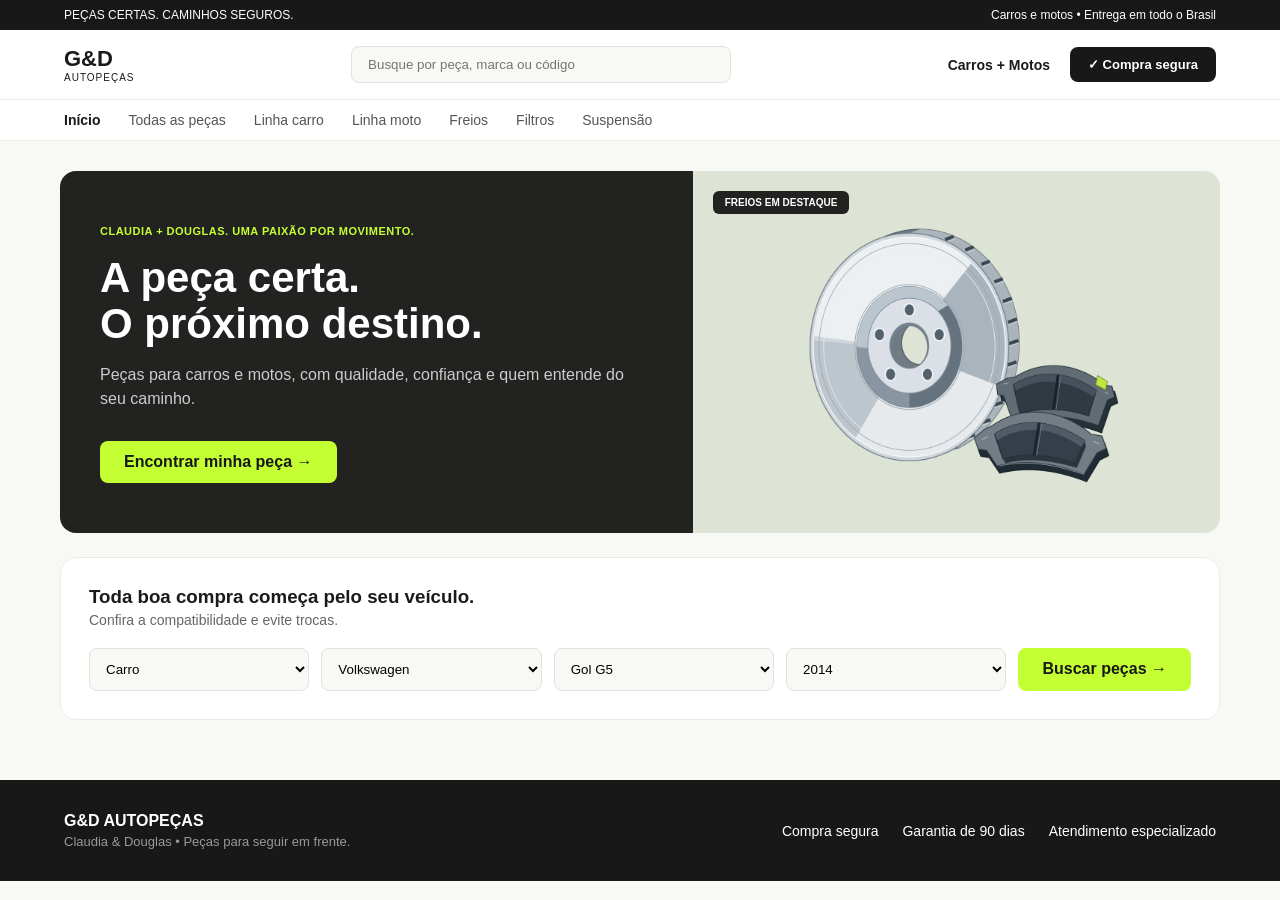
<file: index.html>
<!DOCTYPE html>
<html lang="pt-BR">
<head>
    <meta charset="UTF-8">
    <meta name="viewport" content="width=device-width, initial-scale=1.0">
    <title>G&D Autopeças - Início</title>
    <link rel="stylesheet" href="assets/css/style.css">
</head>
<body>
    <!-- Faixa Superior -->
    <div class="top-bar">
        <span>PEÇAS CERTAS. CAMINHOS SEGUROS.</span>
        <span>Carros e motos • Entrega em todo o Brasil</span>
    </div>

    <!-- Cabeçalho -->
    <header class="header">
        <div class="logo">G&D <span>AUTOPEÇAS</span></div>
        <div class="search-bar">
            <input type="text" placeholder="Busque por peça, marca ou código">
        </div>
        <div class="header-actions">
            <span>Carros + Motos</span>
            <a href="checkout.html" class="btn-dark">✓ Compra segura</a>
        </div>
    </header>

    <!-- Menu de Navegação -->
    <nav class="navbar">
        <a href="index.html" class="active">Início</a>
        <a href="catalogo.html">Todas as peças</a>
        <a href="catalogo.html">Linha carro</a>
        <a href="catalogo.html">Linha moto</a>
        <a href="catalogo.html">Freios</a>
        <a href="catalogo.html">Filtros</a>
        <a href="catalogo.html">Suspensão</a>
    </nav>

    <!-- Conteúdo Principal -->
    <main class="container">
        <!-- Banner Hero -->
        <section class="hero-card">
            <div class="hero-content">
                <span class="hero-tag">CLAUDIA + DOUGLAS. UMA PAIXÃO POR MOVIMENTO.</span>
                <h1>A peça certa.<br>O próximo destino.</h1>
                <p>Peças para carros e motos, com qualidade, confiança e quem entende do seu caminho.</p>
                <a href="catalogo.html" class="btn-lime">Encontrar minha peça →</a>
            </div>
            <div class="hero-visual">
                <span class="badge-dark">FREIOS EM DESTAQUE</span>
                <img src="assets/img/disco-freio.png" alt="Kit de freios G&D">
            </div>
        </section>

        <!-- Filtro de Compatibilidade -->
        <section class="vehicle-filter">
            <h3>Toda boa compra começa pelo seu veículo.</h3>
            <p>Confira a compatibilidade e evite trocas.</p>
            <div class="filter-controls">
                <select><option>Carro</option><option>Moto</option></select>
                <select><option>Volkswagen</option></select>
                <select><option>Gol G5</option></select>
                <select><option>2014</option></select>
                <a href="catalogo.html" class="btn-lime">Buscar peças →</a>
            </div>
        </section>
    </main>

    <!-- Rodapé -->
    <footer class="footer">
        <div>
            <strong>G&D AUTOPEÇAS</strong>
            <p>Claudia & Douglas • Peças para seguir em frente.</p>
        </div>
        <div class="footer-links">
            <span>Compra segura</span>
            <span>Garantia de 90 dias</span>
            <span>Atendimento especializado</span>
        </div>
    </footer>
</body>
</html>
</file>
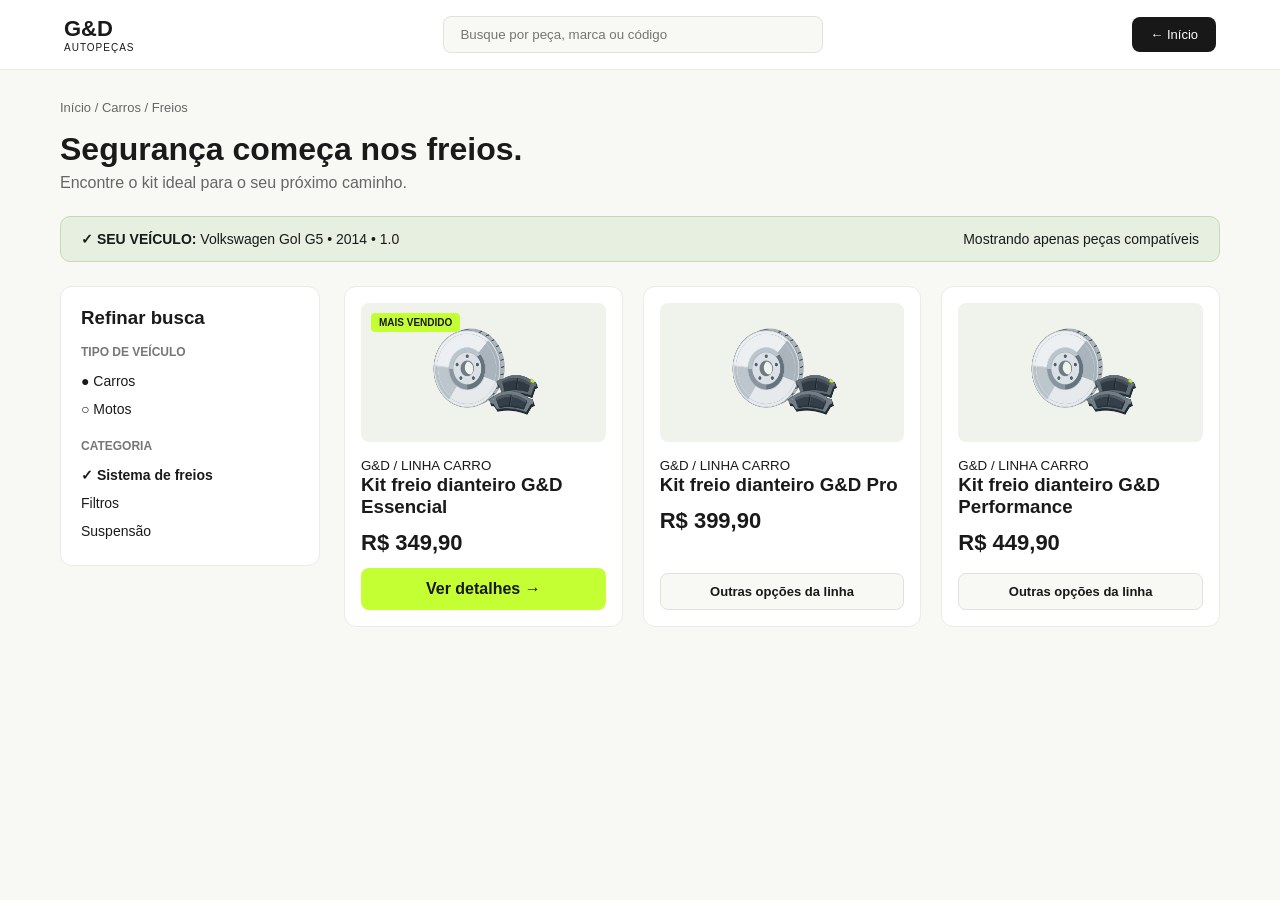
<file: catalogo.html>
<!DOCTYPE html>
<html lang="pt-BR">
<head>
    <meta charset="UTF-8">
    <title>G&D Autopeças - Catálogo</title>
    <link rel="stylesheet" href="assets/css/style.css">
</head>
<body>
    <header class="header">
        <div class="logo">G&D <span>AUTOPEÇAS</span></div>
        <div class="search-bar"><input type="text" placeholder="Busque por peça, marca ou código"></div>
        <a href="index.html" class="btn-dark">← Início</a>
    </header>

    <main class="container">
        <div class="breadcrumb">Início / Carros / Freios</div>
        <h1 class="page-title">Segurança começa nos freios.</h1>
        <p class="page-subtitle">Encontre o kit ideal para o seu próximo caminho.</p>

        <div class="vehicle-banner">
            <span><strong>✓ SEU VEÍCULO:</strong> Volkswagen Gol G5 • 2014 • 1.0</span>
            <span>Mostrando apenas peças compatíveis</span>
        </div>

        <div class="catalog-layout">
            <aside class="sidebar-filter">
                <h3>Refinar busca</h3>
                <h4>Tipo de Veículo</h4>
                <ul><li>● Carros</li><li>○ Motos</li></ul>
                <h4>Categoria</h4>
                <ul><li><strong>✓ Sistema de freios</strong></li><li>Filtros</li><li>Suspensão</li></ul>
            </aside>

            <section class="products-grid">
                <div class="product-card">
                    <div>
                        <div class="product-img-box">
                            <span class="tag-badge">MAIS VENDIDO</span>
                            <img src="assets/img/disco-freio.png" alt="Kit Essencial">
                        </div>
                        <small>G&D / LINHA CARRO</small>
                        <h3>Kit freio dianteiro G&D Essencial</h3>
                        <p class="price">R$ 349,90</p>
                    </div>
                    <a href="produto.html" class="btn-lime" style="text-align:center;">Ver detalhes →</a>
                </div>

                <div class="product-card">
                    <div>
                        <div class="product-img-box"><img src="assets/img/disco-freio.png" alt="Kit Pro"></div>
                        <small>G&D / LINHA CARRO</small>
                        <h3>Kit freio dianteiro G&D Pro</h3>
                        <p class="price">R$ 399,90</p>
                    </div>
                    <a href="produto.html" class="btn-outline">Outras opções da linha</a>
                </div>

                <div class="product-card">
                    <div>
                        <div class="product-img-box"><img src="assets/img/disco-freio.png" alt="Kit Performance"></div>
                        <small>G&D / LINHA CARRO</small>
                        <h3>Kit freio dianteiro G&D Performance</h3>
                        <p class="price">R$ 449,90</p>
                    </div>
                    <a href="produto.html" class="btn-outline">Outras opções da linha</a>
                </div>
            </section>
        </div>
    </main>
</body>
</html>
</file>
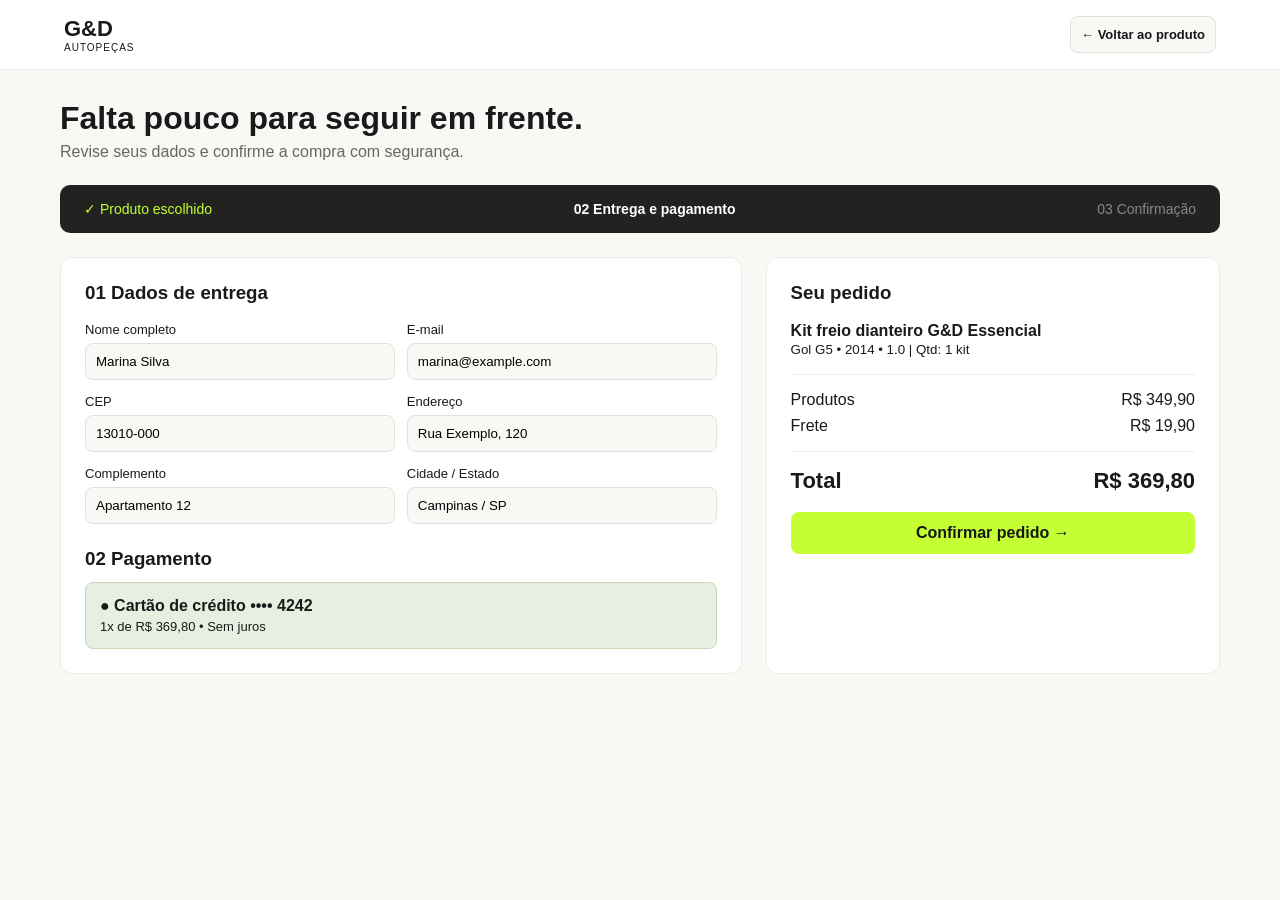
<file: checkout.html>
<!DOCTYPE html>
<html lang="pt-BR">
<head>
    <meta charset="UTF-8">
    <title>G&D Autopeças - Finalizar Compra</title>
    <link rel="stylesheet" href="assets/css/style.css">
</head>
<body>
    <header class="header">
        <div class="logo">G&D <span>AUTOPEÇAS</span></div>
        <a href="produto.html" class="btn-outline">← Voltar ao produto</a>
    </header>

    <main class="container">
        <h1 class="page-title">Falta pouco para seguir em frente.</h1>
        <p class="page-subtitle">Revise seus dados e confirme a compra com segurança.</p>

        <div class="checkout-steps">
            <span style="color:#C4FF33;">✓ Produto escolhido</span>
            <span><strong>02 Entrega e pagamento</strong></span>
            <span style="color:#888;">03 Confirmação</span>
        </div>

        <div class="checkout-grid">
            <div class="card-box">
                <h3>01 Dados de entrega</h3><br>
                <div class="form-row">
                    <div class="form-group"><label>Nome completo</label><input type="text" value="Marina Silva"></div>
                    <div class="form-group"><label>E-mail</label><input type="email" value="marina@example.com"></div>
                </div>
                <div class="form-row">
                    <div class="form-group"><label>CEP</label><input type="text" value="13010-000"></div>
                    <div class="form-group"><label>Endereço</label><input type="text" value="Rua Exemplo, 120"></div>
                </div>
                <div class="form-row">
                    <div class="form-group"><label>Complemento</label><input type="text" value="Apartamento 12"></div>
                    <div class="form-group"><label>Cidade / Estado</label><input type="text" value="Campinas / SP"></div>
                </div>

                <h3 style="margin-top:24px;">02 Pagamento</h3>
                <div class="payment-option">
                    <strong>● Cartão de crédito •••• 4242</strong>
                    <p style="font-size:13px; margin-top:4px;">1x de R$ 369,80 • Sem juros</p>
                </div>
            </div>

            <div class="card-box">
                <h3>Seu pedido</h3><br>
                <p><strong>Kit freio dianteiro G&D Essencial</strong></p>
                <small>Gol G5 • 2014 • 1.0 | Qtd: 1 kit</small>
                <hr style="margin: 16px 0; border: 0; border-top: 1px solid #EEE;">
                <p style="display:flex; justify-content:space-between;"><span>Produtos</span><span>R$ 349,90</span></p>
                <p style="display:flex; justify-content:space-between; margin: 8px 0;"><span>Frete</span><span>R$ 19,90</span></p>
                <hr style="margin: 16px 0; border: 0; border-top: 1px solid #EEE;">
                <p style="display:flex; justify-content:space-between; font-size:22px; font-weight:800;"><span>Total</span><span>R$ 369,80</span></p><br>
                <a href="sucesso.html" class="btn-lime" style="width:100%; text-align:center;">Confirmar pedido →</a>
            </div>
        </div>
    </main>
</body>
</html>
</file>
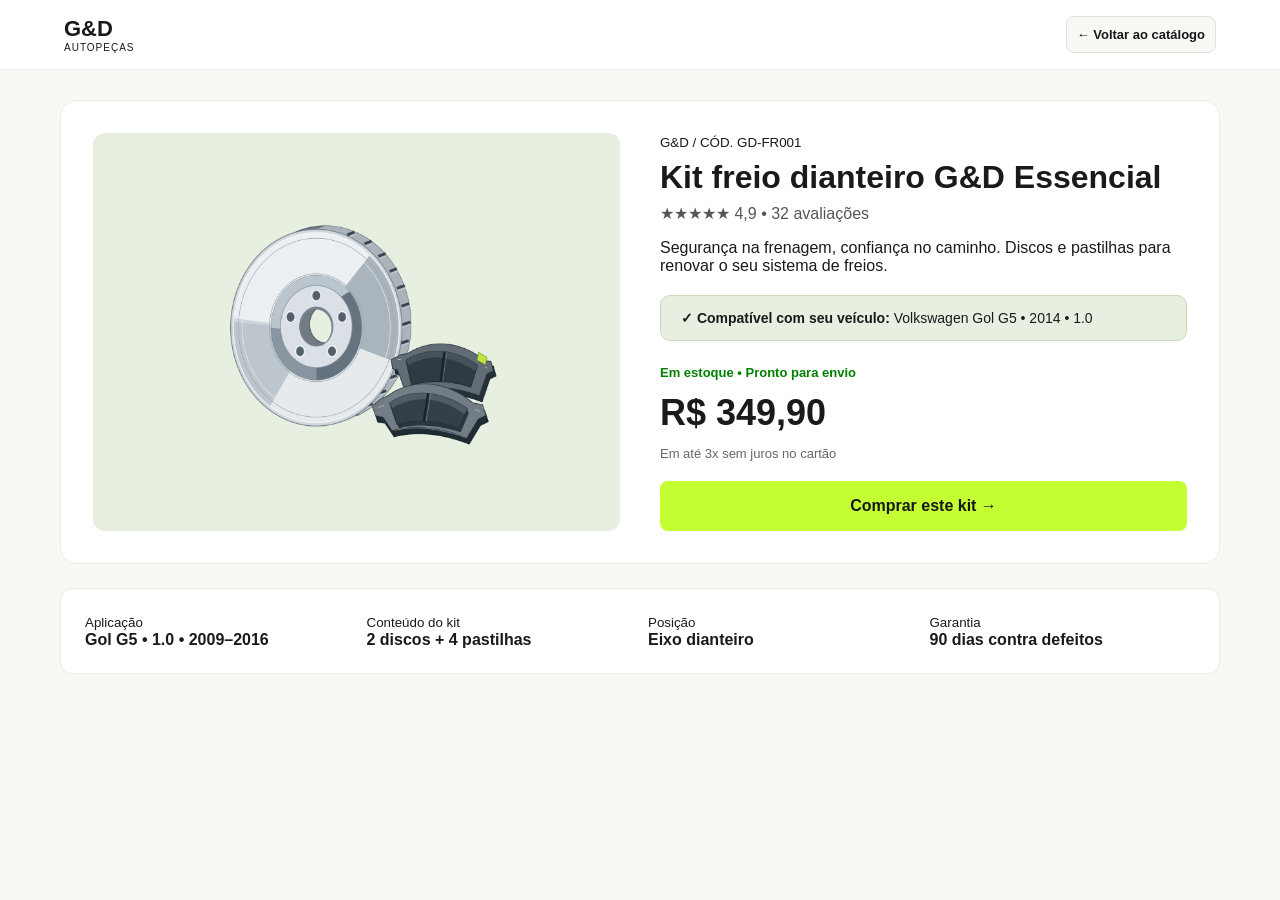
<file: produto.html>
<!DOCTYPE html>
<html lang="pt-BR">
<head>
    <meta charset="UTF-8">
    <title>G&D Autopeças - Detalhes do Produto</title>
    <link rel="stylesheet" href="assets/css/style.css">
</head>
<body>
    <header class="header">
        <div class="logo">G&D <span>AUTOPEÇAS</span></div>
        <a href="catalogo.html" class="btn-outline">← Voltar ao catálogo</a>
    </header>

    <main class="container">
        <div class="product-detail-grid">
            <div class="detail-image">
                <img src="assets/img/disco-freio.png" alt="Kit freio dianteiro">
            </div>
            <div>
                <small>G&D / CÓD. GD-FR001</small>
                <h1 style="font-size: 32px; margin: 8px 0;">Kit freio dianteiro G&D Essencial</h1>
                <p style="color:#555; margin-bottom: 16px;">★★★★★ 4,9 • 32 avaliações</p>
                <p style="margin-bottom: 20px;">Segurança na frenagem, confiança no caminho. Discos e pastilhas para renovar o seu sistema de freios.</p>
                
                <div class="vehicle-banner">
                    <span><strong>✓ Compatível com seu veículo:</strong> Volkswagen Gol G5 • 2014 • 1.0</span>
                </div>

                <p style="color: green; font-size: 13px; font-weight: 600;">Em estoque • Pronto para envio</p>
                <p class="price" style="font-size: 36px;">R$ 349,90</p>
                <p style="font-size: 13px; color: #666; margin-bottom: 20px;">Em até 3x sem juros no cartão</p>

                <a href="checkout.html" class="btn-lime" style="width: 100%; text-align: center; padding: 16px;">Comprar este kit →</a>
            </div>
        </div>

        <div class="specs-box">
            <div><small>Aplicação</small><p><strong>Gol G5 • 1.0 • 2009–2016</strong></p></div>
            <div><small>Conteúdo do kit</small><p><strong>2 discos + 4 pastilhas</strong></p></div>
            <div><small>Posição</small><p><strong>Eixo dianteiro</strong></p></div>
            <div><small>Garantia</small><p><strong>90 dias contra defeitos</strong></p></div>
        </div>
    </main>
</body>
</html>
</file>
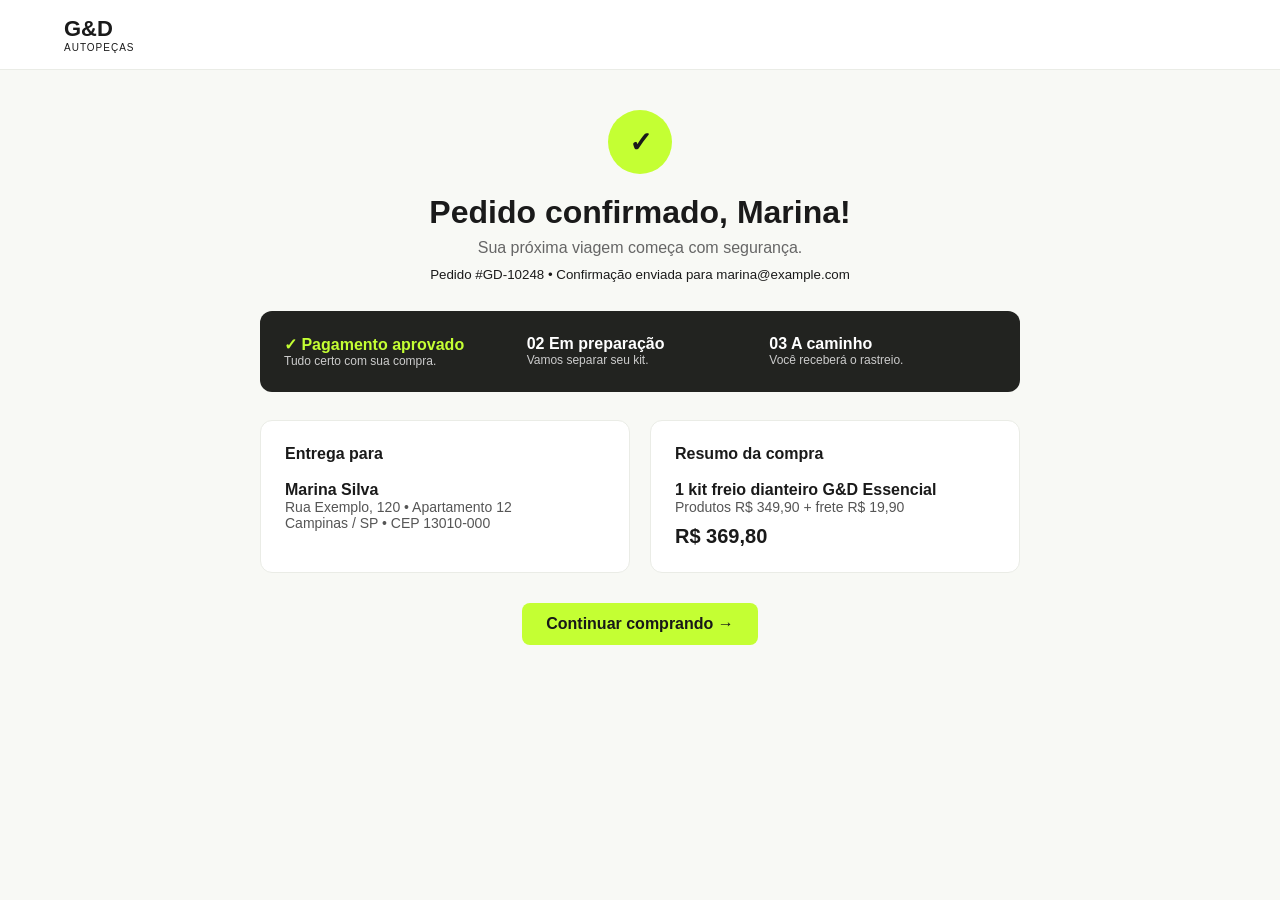
<file: sucesso.html>
<!DOCTYPE html>
<html lang="pt-BR">
<head>
    <meta charset="UTF-8">
    <title>G&D Autopeças - Pedido Confirmado</title>
    <link rel="stylesheet" href="assets/css/style.css">
</head>
<body>
    <header class="header">
        <div class="logo">G&D <span>AUTOPEÇAS</span></div>
    </header>

    <main class="container success-container">
        <div class="check-circle">✓</div>
        <h1>Pedido confirmado, Marina!</h1>
        <p style="color:#666; margin: 8px 0;">Sua próxima viagem começa com segurança.</p>
        <small>Pedido #GD-10248 • Confirmação enviada para marina@example.com</small>

        <div class="status-bar">
            <div><strong style="color:#C4FF33;">✓ Pagamento aprovado</strong><p style="font-size:12px; color:#CCC;">Tudo certo com sua compra.</p></div>
            <div><strong>02 Em preparação</strong><p style="font-size:12px; color:#CCC;">Vamos separar seu kit.</p></div>
            <div><strong>03 A caminho</strong><p style="font-size:12px; color:#CCC;">Você receberá o rastreio.</p></div>
        </div>

        <div class="summary-cards">
            <div class="card-box">
                <h4>Entrega para</h4><br>
                <p><strong>Marina Silva</strong></p>
                <p style="font-size:14px; color:#555;">Rua Exemplo, 120 • Apartamento 12<br>Campinas / SP • CEP 13010-000</p>
            </div>
            <div class="card-box">
                <h4>Resumo da compra</h4><br>
                <p><strong>1 kit freio dianteiro G&D Essencial</strong></p>
                <p style="font-size:14px; color:#555;">Produtos R$ 349,90 + frete R$ 19,90</p>
                <p style="font-size:20px; font-weight:800; margin-top:10px;">R$ 369,80</p>
            </div>
        </div>

        <a href="index.html" class="btn-lime">Continuar comprando →</a>
    </main>
</body>
</html>
</file>
<file: assets/css/style.css>
* {
    margin: 0;
    padding: 0;
    box-sizing: border-box;
    font-family: 'Segoe UI', Tahoma, Geneva, Verdana, sans-serif;
}

body {
    background-color: #F8F9F5;
    color: #1A1A1A;
}

.top-bar {
    background-color: #181818;
    color: #FFFFFF;
    font-size: 12px;
    padding: 8px 5%;
    display: flex;
    justify-content: space-between;
}

.header {
    background-color: #FFFFFF;
    padding: 16px 5%;
    display: flex;
    align-items: center;
    justify-content: space-between;
    border-bottom: 1px solid #EAECE6;
}

.logo {
    font-size: 22px;
    font-weight: 800;
}

.logo span {
    display: block;
    font-size: 10px;
    font-weight: 400;
    letter-spacing: 1px;
}

.search-bar input {
    width: 380px;
    padding: 10px 16px;
    border-radius: 8px;
    border: 1px solid #E0E2DC;
    background-color: #F8F9F5;
}

.header-actions {
    display: flex;
    align-items: center;
    gap: 20px;
    font-size: 14px;
    font-weight: 600;
}

.btn-dark {
    background-color: #181818;
    color: #FFFFFF;
    padding: 10px 18px;
    border-radius: 8px;
    text-decoration: none;
    font-size: 13px;
}

.navbar {
    background-color: #FFFFFF;
    padding: 12px 5%;
    display: flex;
    gap: 28px;
    border-bottom: 1px solid #EAECE6;
}

.navbar a {
    text-decoration: none;
    color: #555555;
    font-size: 14px;
}

.navbar a.active {
    color: #181818;
    font-weight: 700;
}

.container {
    max-width: 1200px;
    margin: 30px auto;
    padding: 0 20px;
}

.hero-card {
    display: grid;
    grid-template-columns: 1.2fr 1fr;
    border-radius: 16px;
    overflow: hidden;
    margin-bottom: 24px;
}

.hero-content {
    background-color: #222320;
    color: #FFFFFF;
    padding: 50px 40px;
}

.hero-tag {
    color: #C4FF33;
    font-size: 11px;
    font-weight: 700;
    letter-spacing: 0.5px;
}

.hero-content h1 {
    font-size: 42px;
    margin: 16px 0;
    line-height: 1.1;
}

.hero-content p {
    color: #CCCCCC;
    margin-bottom: 30px;
    line-height: 1.5;
}

.btn-lime {
    background-color: #C4FF33;
    color: #181818;
    padding: 12px 24px;
    border-radius: 8px;
    text-decoration: none;
    font-weight: 700;
    display: inline-block;
}

.hero-visual {
    background-color: #DDE4D5;
    position: relative;
    display: flex;
    align-items: center;
    justify-content: center;
    padding: 20px;
}

.badge-dark {
    position: absolute;
    top: 20px;
    left: 20px;
    background-color: #222320;
    color: #FFFFFF;
    font-size: 10px;
    padding: 6px 12px;
    border-radius: 6px;
    font-weight: 700;
}

.hero-visual img {
    max-width: 85%;
    height: auto;
}

.vehicle-filter {
    background-color: #FFFFFF;
    padding: 28px;
    border-radius: 16px;
    border: 1px solid #EAECE6;
}

.vehicle-filter p {
    color: #666666;
    font-size: 14px;
    margin: 4px 0 20px;
}

.filter-controls {
    display: grid;
    grid-template-columns: repeat(4, 1fr) auto;
    gap: 12px;
}

.filter-controls select {
    padding: 12px;
    border-radius: 8px;
    border: 1px solid #E0E2DC;
    background-color: #F8F9F5;
}

.footer {
    background-color: #181818;
    color: #FFFFFF;
    padding: 32px 5%;
    margin-top: 60px;
    display: flex;
    justify-content: space-between;
    align-items: center;
}

.footer p {
    color: #999999;
    font-size: 13px;
    margin-top: 4px;
}

.footer-links {
    display: flex;
    gap: 24px;
    font-size: 14px;
}

/* --- ESTILOS DAS TELAS 02 A 05 --- */
.breadcrumb { font-size: 13px; color: #666; margin-bottom: 16px; }
.page-title { font-size: 32px; margin-bottom: 6px; }
.page-subtitle { color: #666; margin-bottom: 24px; }

.vehicle-banner {
    background-color: #E7EFE0;
    border: 1px solid #C8D9BA;
    padding: 14px 20px;
    border-radius: 10px;
    display: flex;
    justify-content: space-between;
    margin-bottom: 24px;
    font-size: 14px;
}

/* Tela 02 - Catálogo */
.catalog-layout { display: grid; grid-template-columns: 260px 1fr; gap: 24px; }
.sidebar-filter { background: #FFF; padding: 20px; border-radius: 12px; border: 1px solid #EAECE6; height: fit-content; }
.sidebar-filter h4 { font-size: 12px; color: #777; margin: 16px 0 8px; text-transform: uppercase; }
.sidebar-filter ul { list-style: none; font-size: 14px; line-height: 2; }
.products-grid { display: grid; grid-template-columns: repeat(3, 1fr); gap: 20px; }
.product-card { background: #FFF; border-radius: 12px; padding: 16px; border: 1px solid #EAECE6; display: flex; flex-direction: column; justify-content: space-between; }
.product-img-box { background: #F0F3EC; border-radius: 8px; padding: 20px; text-align: center; position: relative; margin-bottom: 14px; }
.product-img-box img { max-width: 140px; }
.tag-badge { position: absolute; top: 10px; left: 10px; background: #C4FF33; font-size: 10px; font-weight: 700; padding: 4px 8px; border-radius: 4px; }
.price { font-size: 22px; font-weight: 800; margin: 12px 0; }
.btn-outline { background: #F8F9F5; color: #181818; border: 1px solid #E0E2DC; padding: 10px; border-radius: 8px; text-align: center; text-decoration: none; font-weight: 600; font-size: 13px; display: block; }

/* Tela 03 - Detalhes */
.product-detail-grid { display: grid; grid-template-columns: 1fr 1fr; gap: 40px; background: #FFF; padding: 32px; border-radius: 16px; border: 1px solid #EAECE6; }
.detail-image { background: #E7EFE0; border-radius: 12px; display: flex; align-items: center; justify-content: center; padding: 40px; }
.detail-image img { max-width: 80%; }
.specs-box { background: #FFF; padding: 24px; border-radius: 12px; border: 1px solid #EAECE6; margin-top: 24px; display: grid; grid-template-columns: repeat(4, 1fr); gap: 16px; }

/* Tela 04 - Checkout */
.checkout-steps { background: #222320; color: #FFF; padding: 16px 24px; border-radius: 10px; display: flex; justify-content: space-between; margin-bottom: 24px; font-size: 14px; }
.checkout-grid { display: grid; grid-template-columns: 1.5fr 1fr; gap: 24px; }
.card-box { background: #FFF; padding: 24px; border-radius: 12px; border: 1px solid #EAECE6; }
.form-row { display: grid; grid-template-columns: 1fr 1fr; gap: 12px; margin-bottom: 14px; }
.form-group { display: flex; flex-direction: column; gap: 6px; font-size: 13px; }
.form-group input { padding: 10px; border: 1px solid #E0E2DC; border-radius: 8px; background: #F8F9F5; }
.payment-option { background: #E7EFE0; border: 1px solid #C8D9BA; padding: 14px; border-radius: 8px; margin-top: 12px; }

/* Tela 05 - Sucesso */
.success-container { text-align: center; max-width: 800px; margin: 40px auto; }
.check-circle { width: 64px; height: 64px; background: #C4FF33; border-radius: 50%; display: flex; align-items: center; justify-content: center; font-size: 28px; font-weight: bold; margin: 0 auto 20px; }
.status-bar { background: #222320; color: #FFF; padding: 24px; border-radius: 12px; display: grid; grid-template-columns: repeat(3, 1fr); text-align: left; gap: 16px; margin: 28px 0; }
.summary-cards { display: grid; grid-template-columns: 1fr 1fr; gap: 20px; text-align: left; margin-bottom: 30px; }
</file>
